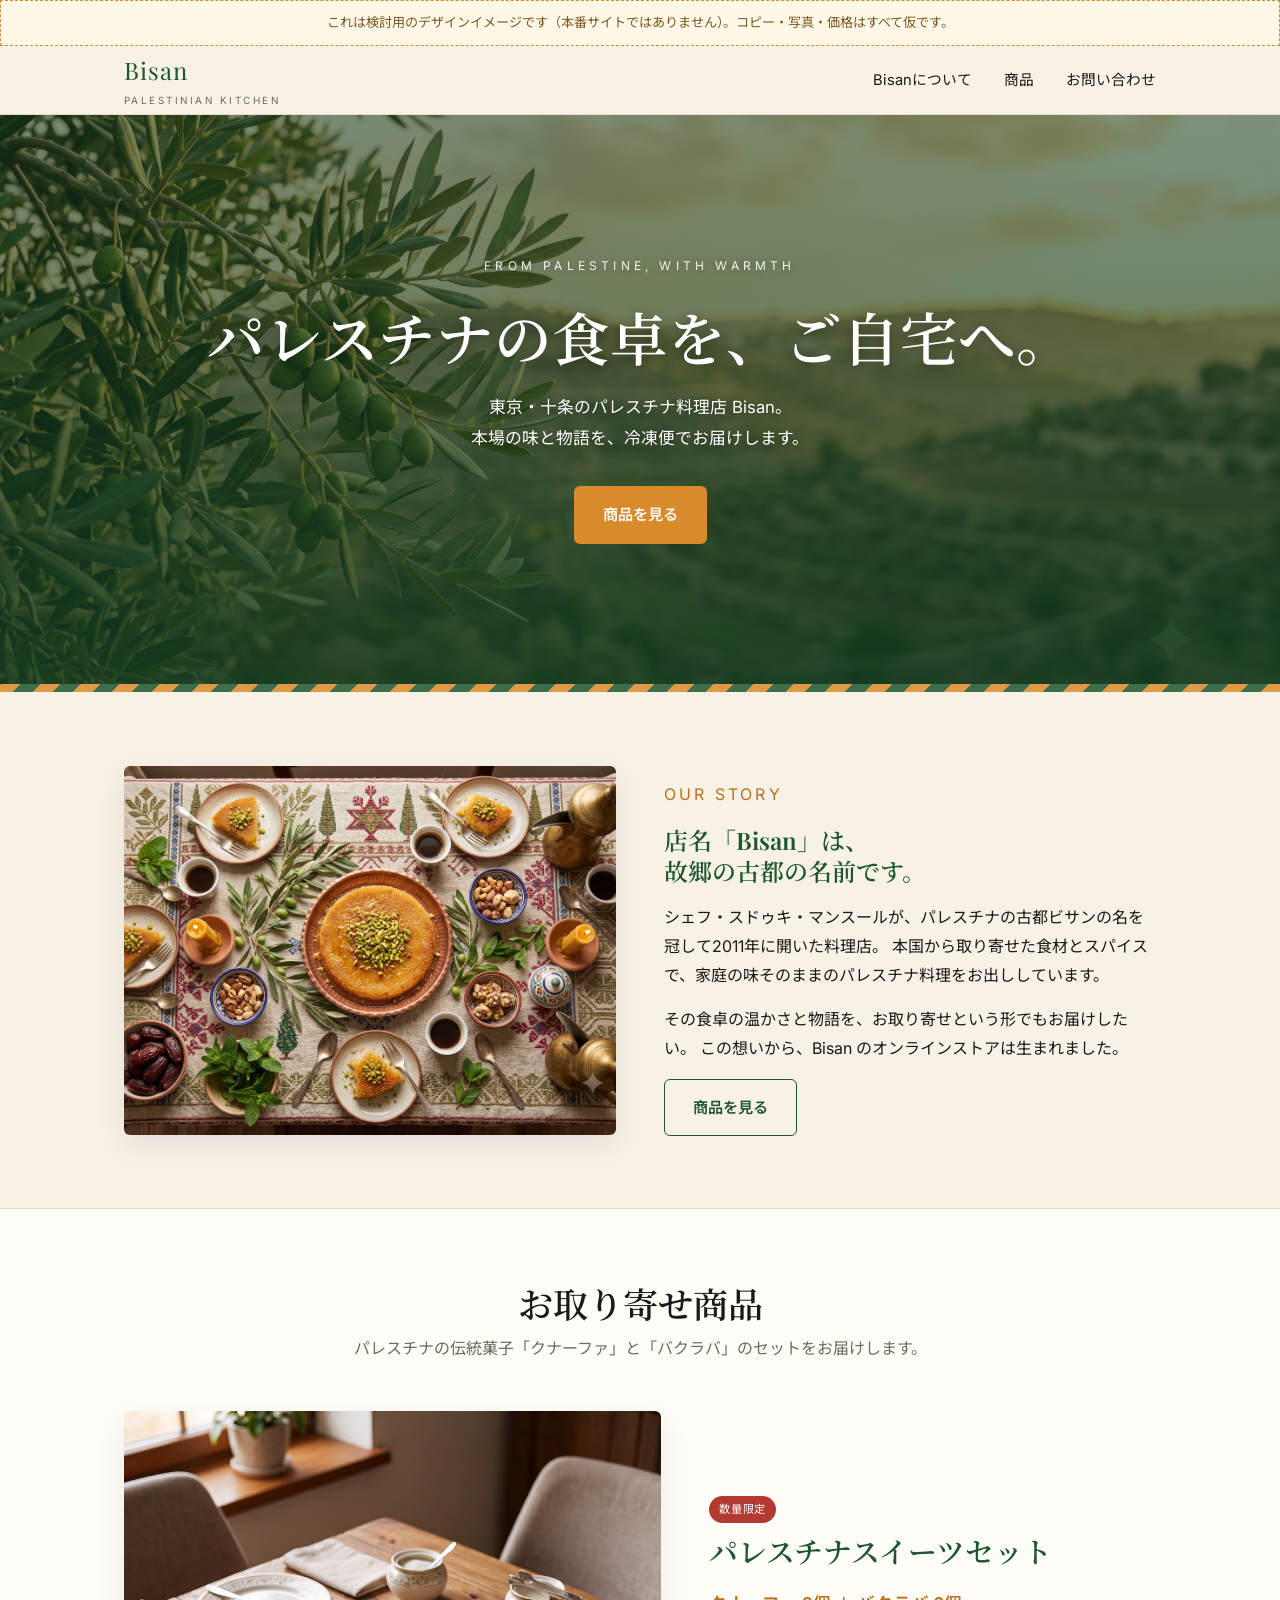
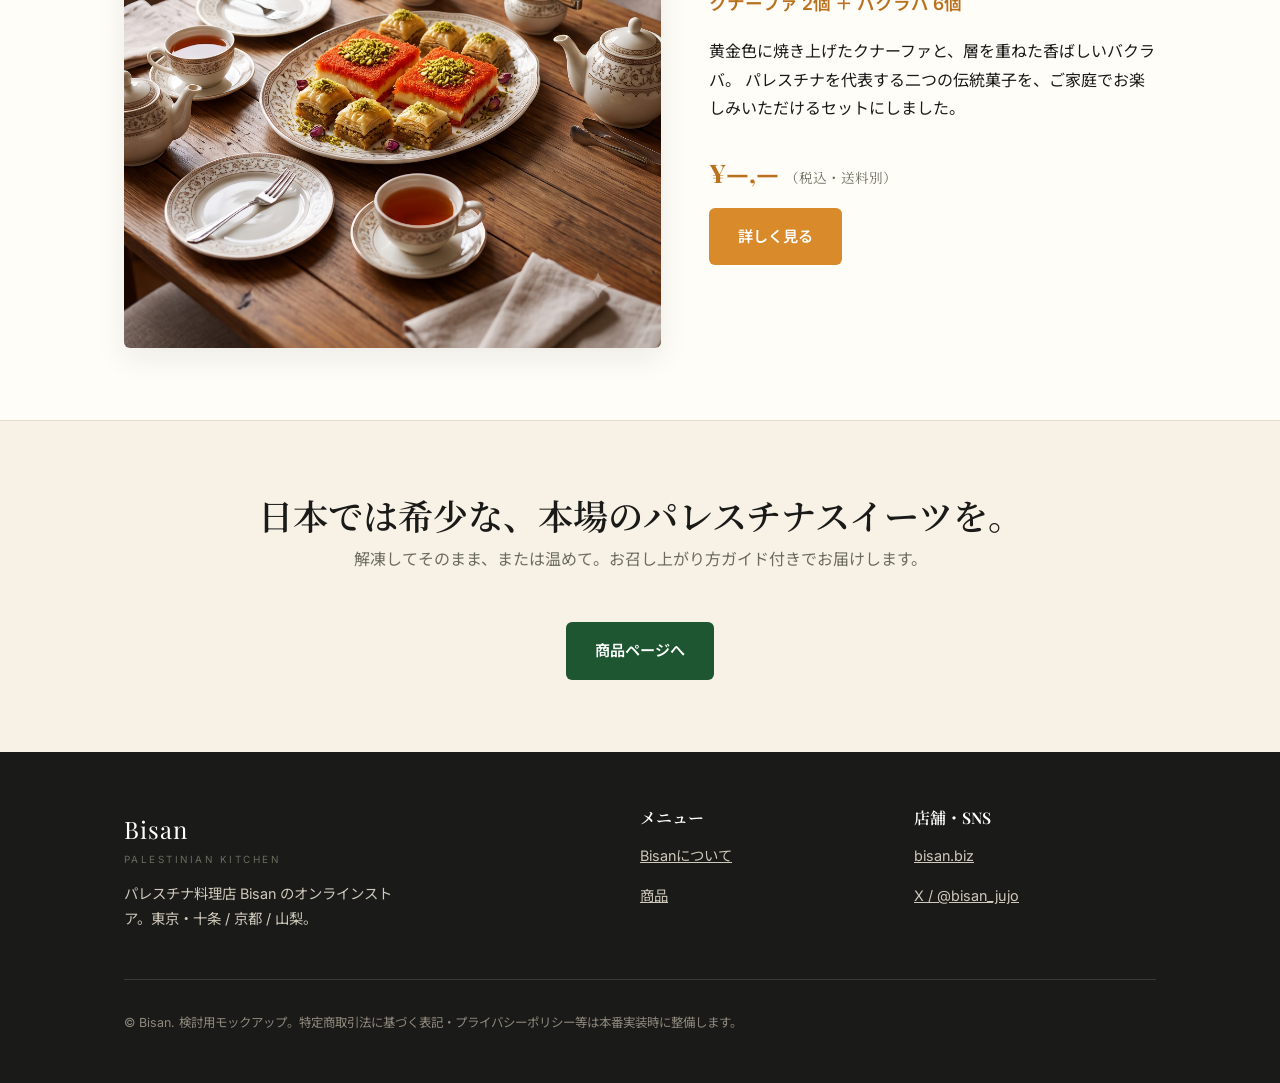
<file: design/mockups/index.html>
<!DOCTYPE html>
<html lang="ja">
<head>
  <meta charset="UTF-8" />
  <meta name="viewport" content="width=device-width, initial-scale=1.0" />
  <title>Bisan — パレスチナの食卓を、ご自宅へ</title>
  <meta name="description" content="東京・十条発のパレスチナ料理店 Bisan。伝統菓子クナーファとバクラバのセットを冷凍お取り寄せ。" />
  <link rel="preconnect" href="https://fonts.googleapis.com" />
  <link rel="preconnect" href="https://fonts.gstatic.com" crossorigin />
  <link href="https://fonts.googleapis.com/css2?family=Inter:wght@400;600&family=Noto+Sans+JP:wght@400;500;700&family=Noto+Serif+JP:wght@500;600&family=Playfair+Display:wght@500;600&display=swap" rel="stylesheet" />
  <link rel="stylesheet" href="assets/css/styles.css" />
</head>
<body>
  <!-- 検討用モックである旨の注記（本番では削除） -->
  <div class="disclaimer">これは検討用のデザインイメージです（本番サイトではありません）。コピー・写真・価格はすべて仮です。</div>

  <header class="site-header">
    <div class="container">
      <a class="brand" href="index.html">Bisan<small>Palestinian Kitchen</small></a>
      <nav class="nav">
        <a href="#story">Bisanについて</a>
        <a href="#product">商品</a>
        <a href="#contact">お問い合わせ</a>
      </nav>
    </div>
  </header>

  <!-- Hero -->
  <section class="hero">
    <p class="eyebrow">From Palestine, with warmth</p>
    <h1>パレスチナの食卓を、ご自宅へ。</h1>
    <p>東京・十条のパレスチナ料理店 Bisan。<br />本場の味と物語を、冷凍便でお届けします。</p>
    <a class="btn btn-gold" href="#product">商品を見る</a>
  </section>
  <div class="pattern-strip"></div>

  <!-- Story -->
  <section id="story">
    <div class="container">
      <div class="story">
        <div class="visual" aria-hidden="true"></div>
        <div>
          <p class="eyebrow" style="color:var(--color-gold-dark);letter-spacing:.2em;">OUR STORY</p>
          <h2>店名「Bisan」は、<br />故郷の古都の名前です。</h2>
          <p>シェフ・スドゥキ・マンスールが、パレスチナの古都ビサンの名を冠して2011年に開いた料理店。
             本国から取り寄せた食材とスパイスで、家庭の味そのままのパレスチナ料理をお出ししています。</p>
          <p>その食卓の温かさと物語を、お取り寄せという形でもお届けしたい。
             この想いから、Bisan のオンラインストアは生まれました。</p>
          <a class="btn btn-outline" href="#product">商品を見る</a>
        </div>
      </div>
    </div>
  </section>

  <!-- Product (単一商品) -->
  <section id="product" style="background:var(--color-surface);border-block:1px solid var(--color-line);">
    <div class="container">
      <h2 class="section-title">お取り寄せ商品</h2>
      <p class="section-lead">パレスチナの伝統菓子「クナーファ」と「バクラバ」のセットをお届けします。</p>

      <div class="product-hero">
        <div class="product-hero-gallery">
          <img src="assets/img/prod01.png" alt="パレスチナスイーツセット - テーブルセッティング" class="product-hero-img" />
        </div>
        <div class="product-hero-info">
          <span class="badge">数量限定</span>
          <h3>パレスチナスイーツセット</h3>
          <p class="product-subtitle">クナーファ 2個 ＋ バクラバ 6個</p>
          <p>黄金色に焼き上げたクナーファと、層を重ねた香ばしいバクラバ。
             パレスチナを代表する二つの伝統菓子を、ご家庭でお楽しみいただけるセットにしました。</p>
          <p class="price-lg">¥—,— <span class="price-note">（税込・送料別）</span></p>
          <a class="btn btn-gold" href="product.html">詳しく見る</a>
        </div>
      </div>
    </div>
  </section>

  <!-- CTA -->
  <section style="text-align:center;">
    <div class="container">
      <h2 class="section-title">日本では希少な、本場のパレスチナスイーツを。</h2>
      <p class="section-lead">解凍してそのまま、または温めて。お召し上がり方ガイド付きでお届けします。</p>
      <a class="btn btn-primary" href="product.html">商品ページへ</a>
    </div>
  </section>

  <!-- Footer -->
  <footer class="site-footer" id="contact">
    <div class="container">
      <div class="cols">
        <div>
          <a class="brand" href="index.html">Bisan<small>Palestinian Kitchen</small></a>
          <p style="margin-top:12px;max-width:32ch;">パレスチナ料理店 Bisan のオンラインストア。東京・十条 / 京都 / 山梨。</p>
        </div>
        <div>
          <h3 style="font-size:1rem;color:#fff;">メニュー</h3>
          <p><a href="#story">Bisanについて</a></p>
          <p><a href="#product">商品</a></p>
        </div>
        <div>
          <h3 style="font-size:1rem;color:#fff;">店舗・SNS</h3>
          <p><a href="https://bisan.biz" target="_blank" rel="noopener">bisan.biz</a></p>
          <p><a href="https://twitter.com/bisan_jujo" target="_blank" rel="noopener">X / @bisan_jujo</a></p>
        </div>
      </div>
      <div class="legal">
        <p>© Bisan. 検討用モックアップ。特定商取引法に基づく表記・プライバシーポリシー等は本番実装時に整備します。</p>
      </div>
    </div>
  </footer>
</body>
</html>
</file>
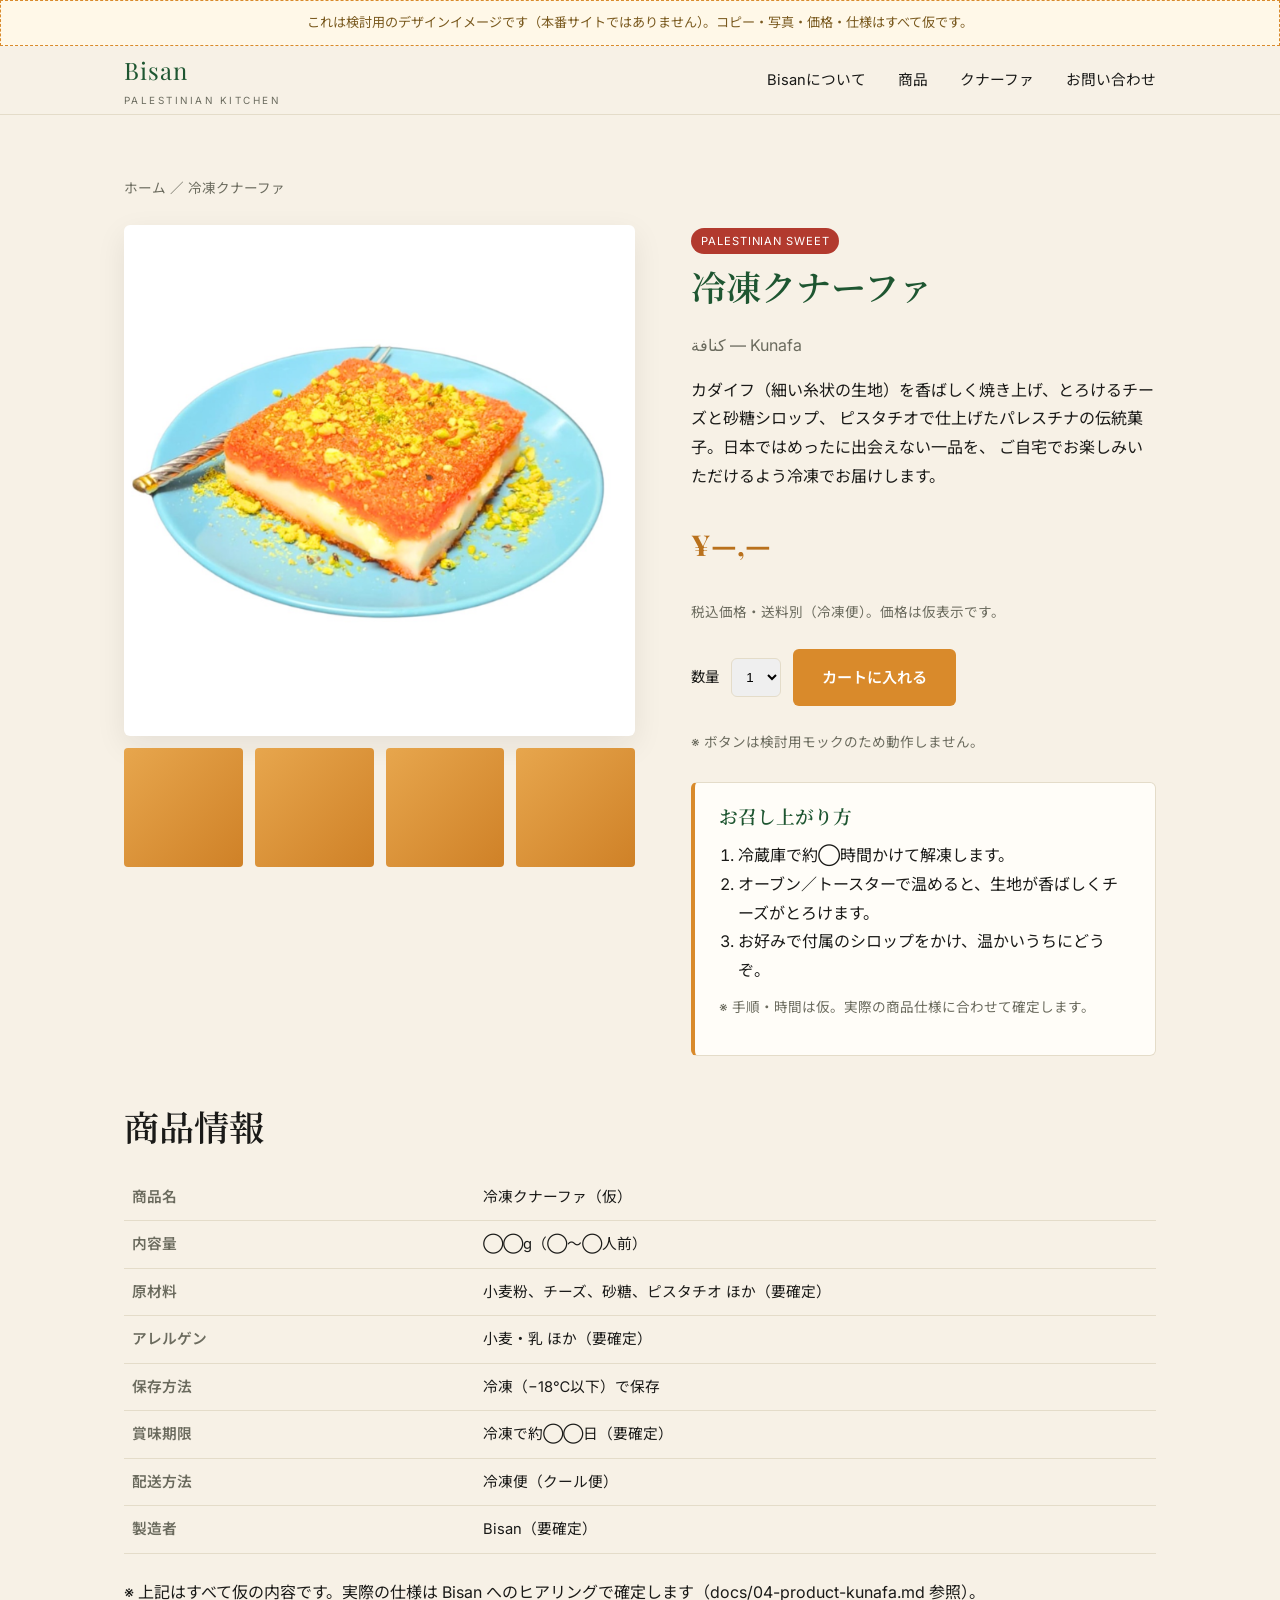
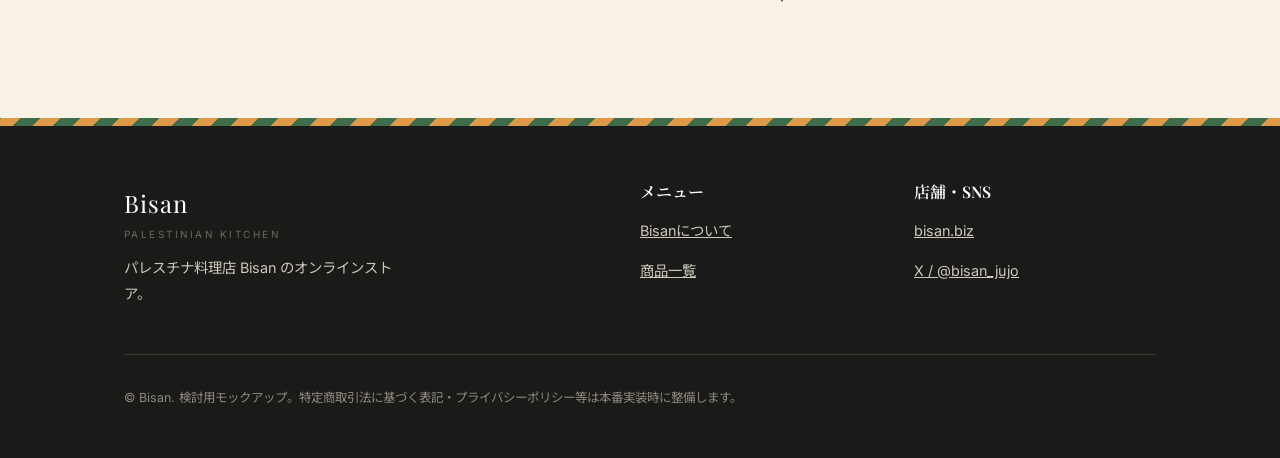
<file: design/mockups/product-kunafa.html>
<!DOCTYPE html>
<html lang="ja">
<head>
  <meta charset="UTF-8" />
  <meta name="viewport" content="width=device-width, initial-scale=1.0" />
  <title>冷凍クナーファ — Bisan</title>
  <meta name="description" content="パレスチナの伝統菓子クナーファの冷凍お取り寄せ。Bisan オンラインストア。" />
  <link rel="preconnect" href="https://fonts.googleapis.com" />
  <link rel="preconnect" href="https://fonts.gstatic.com" crossorigin />
  <link href="https://fonts.googleapis.com/css2?family=Inter:wght@400;600&family=Noto+Sans+JP:wght@400;500;700&family=Noto+Serif+JP:wght@500;600&family=Playfair+Display:wght@500;600&display=swap" rel="stylesheet" />
  <link rel="stylesheet" href="assets/css/styles.css" />
</head>
<body>
  <div class="disclaimer">これは検討用のデザインイメージです（本番サイトではありません）。コピー・写真・価格・仕様はすべて仮です。</div>

  <header class="site-header">
    <div class="container">
      <a class="brand" href="index.html">Bisan<small>Palestinian Kitchen</small></a>
      <nav class="nav">
        <a href="index.html#story">Bisanについて</a>
        <a href="index.html#products">商品</a>
        <a href="product-kunafa.html">クナーファ</a>
        <a href="index.html#contact">お問い合わせ</a>
      </nav>
    </div>
  </header>

  <main class="container" style="padding-block:48px;">
    <p style="font-size:.85rem;color:var(--color-muted);margin-bottom:24px;">
      <a href="index.html" style="text-decoration:none;">ホーム</a> ／ 冷凍クナーファ
    </p>

    <div class="product">
      <!-- Gallery -->
      <div class="gallery">
        <div class="main" style="background:url('assets/img/1243クナーファ.png') center/contain no-repeat #fff;"></div>
        <div class="thumbs" aria-hidden="true">
          <span></span><span></span><span></span><span></span>
        </div>
      </div>

      <!-- Info -->
      <div>
        <span class="badge">PALESTINIAN SWEET</span>
        <h1>冷凍クナーファ</h1>
        <p style="color:var(--color-muted);">كنافة — Kunafa</p>
        <p>カダイフ（細い糸状の生地）を香ばしく焼き上げ、とろけるチーズと砂糖シロップ、
           ピスタチオで仕上げたパレスチナの伝統菓子。日本ではめったに出会えない一品を、
           ご自宅でお楽しみいただけるよう冷凍でお届けします。</p>

        <p class="price-lg">¥—,—</p>
        <p class="note">税込価格・送料別（冷凍便）。価格は仮表示です。</p>

        <div style="display:flex;gap:12px;align-items:center;margin:24px 0;">
          <label for="qty" style="font-size:.9rem;">数量</label>
          <select id="qty" style="padding:10px;border:1px solid var(--color-line);border-radius:var(--radius);">
            <option>1</option><option>2</option><option>3</option>
          </select>
          <a class="btn btn-gold" href="#" onclick="return false;">カートに入れる</a>
        </div>
        <p class="note">※ ボタンは検討用モックのため動作しません。</p>

        <!-- 解凍・温め方ガイド -->
        <div class="howto">
          <h3>お召し上がり方</h3>
          <ol>
            <li>冷蔵庫で約◯時間かけて解凍します。</li>
            <li>オーブン／トースターで温めると、生地が香ばしくチーズがとろけます。</li>
            <li>お好みで付属のシロップをかけ、温かいうちにどうぞ。</li>
          </ol>
          <p class="note" style="margin-top:10px;">※ 手順・時間は仮。実際の商品仕様に合わせて確定します。</p>
        </div>
      </div>
    </div>

    <!-- Spec -->
    <section style="padding-block:48px;">
      <h2 class="section-title" style="text-align:left;">商品情報</h2>
      <table class="spec">
        <tr><th>商品名</th><td>冷凍クナーファ（仮）</td></tr>
        <tr><th>内容量</th><td>◯◯g（◯〜◯人前）</td></tr>
        <tr><th>原材料</th><td>小麦粉、チーズ、砂糖、ピスタチオ ほか（要確定）</td></tr>
        <tr><th>アレルゲン</th><td>小麦・乳 ほか（要確定）</td></tr>
        <tr><th>保存方法</th><td>冷凍（−18℃以下）で保存</td></tr>
        <tr><th>賞味期限</th><td>冷凍で約◯◯日（要確定）</td></tr>
        <tr><th>配送方法</th><td>冷凍便（クール便）</td></tr>
        <tr><th>製造者</th><td>Bisan（要確定）</td></tr>
      </table>
      <p class="note">※ 上記はすべて仮の内容です。実際の仕様は Bisan へのヒアリングで確定します（docs/04-product-kunafa.md 参照）。</p>
    </section>
  </main>

  <div class="pattern-strip"></div>
  <footer class="site-footer">
    <div class="container">
      <div class="cols">
        <div>
          <a class="brand" href="index.html">Bisan<small>Palestinian Kitchen</small></a>
          <p style="margin-top:12px;max-width:32ch;">パレスチナ料理店 Bisan のオンラインストア。</p>
        </div>
        <div>
          <h3 style="font-size:1rem;color:#fff;">メニュー</h3>
          <p><a href="index.html#story">Bisanについて</a></p>
          <p><a href="index.html#products">商品一覧</a></p>
        </div>
        <div>
          <h3 style="font-size:1rem;color:#fff;">店舗・SNS</h3>
          <p><a href="https://bisan.biz" target="_blank" rel="noopener">bisan.biz</a></p>
          <p><a href="https://twitter.com/bisan_jujo" target="_blank" rel="noopener">X / @bisan_jujo</a></p>
        </div>
      </div>
      <div class="legal">
        <p>© Bisan. 検討用モックアップ。特定商取引法に基づく表記・プライバシーポリシー等は本番実装時に整備します。</p>
      </div>
    </div>
  </footer>
</body>
</html>
</file>
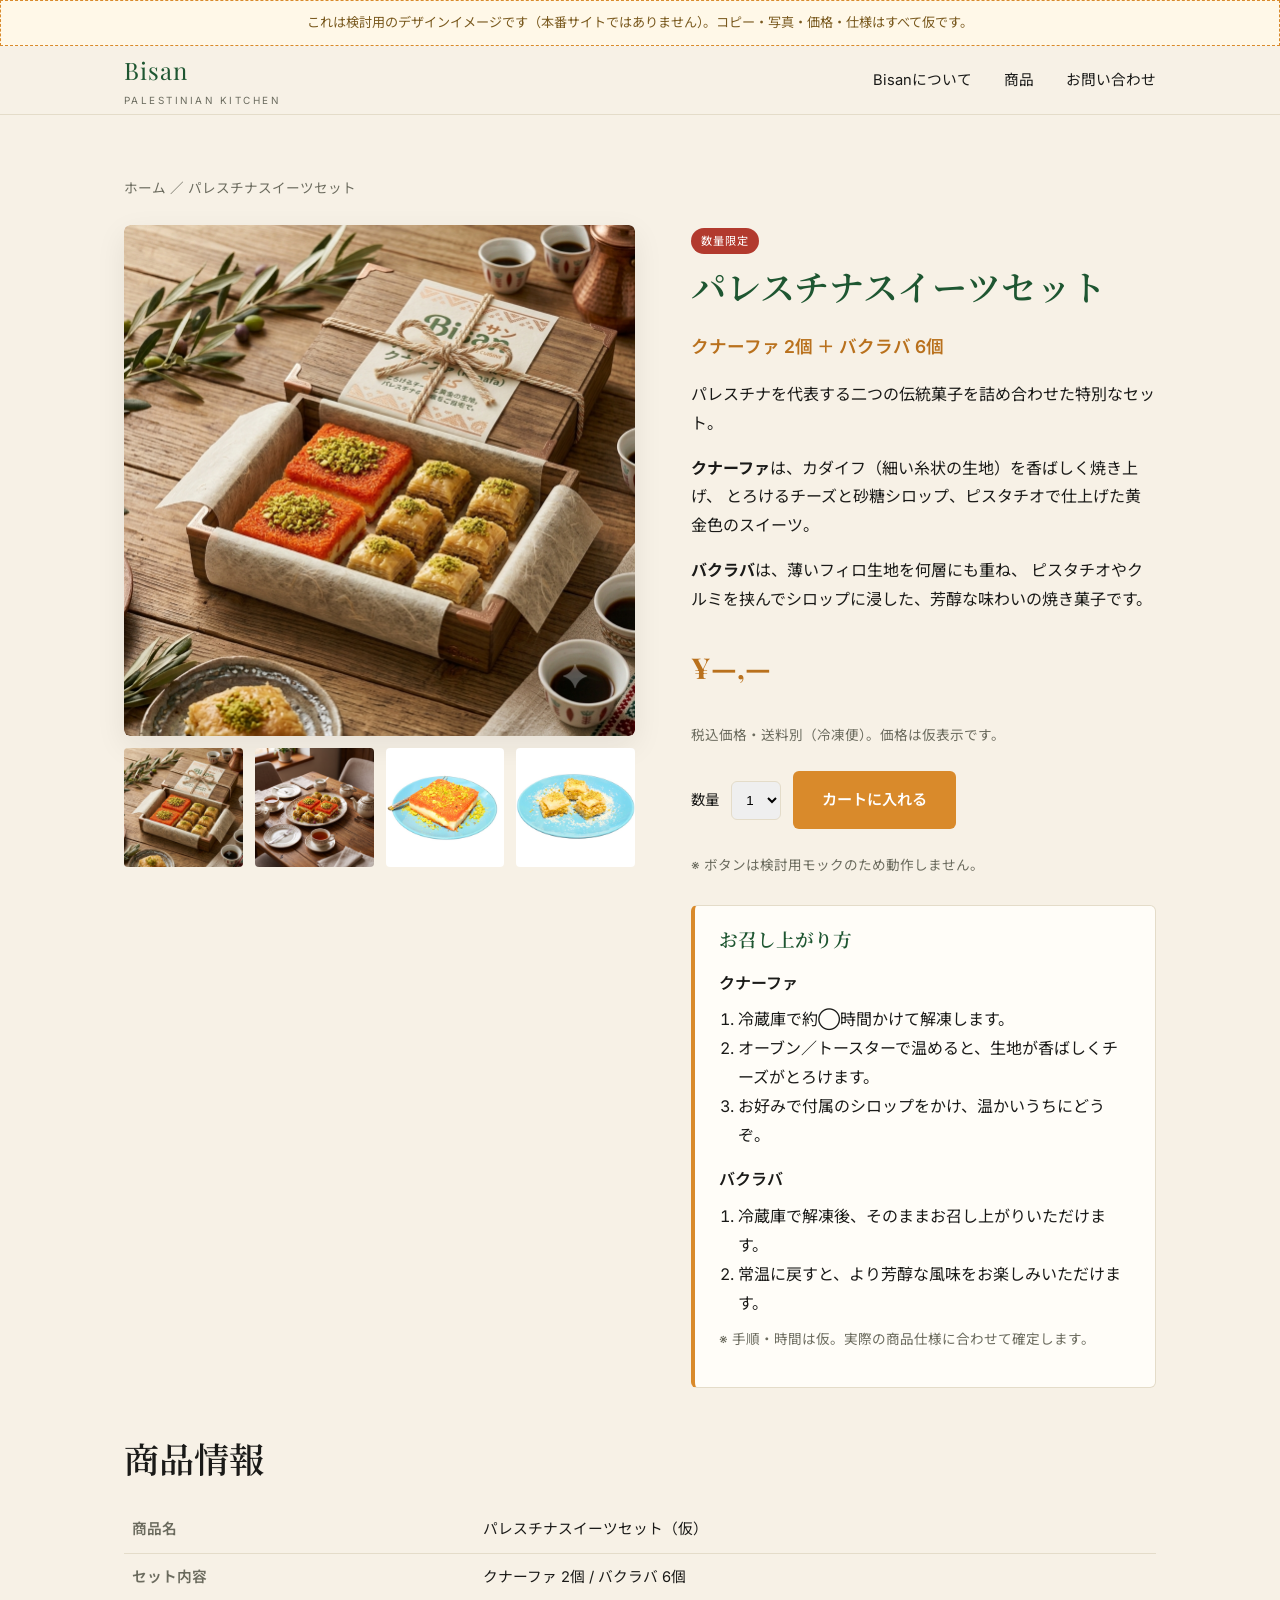
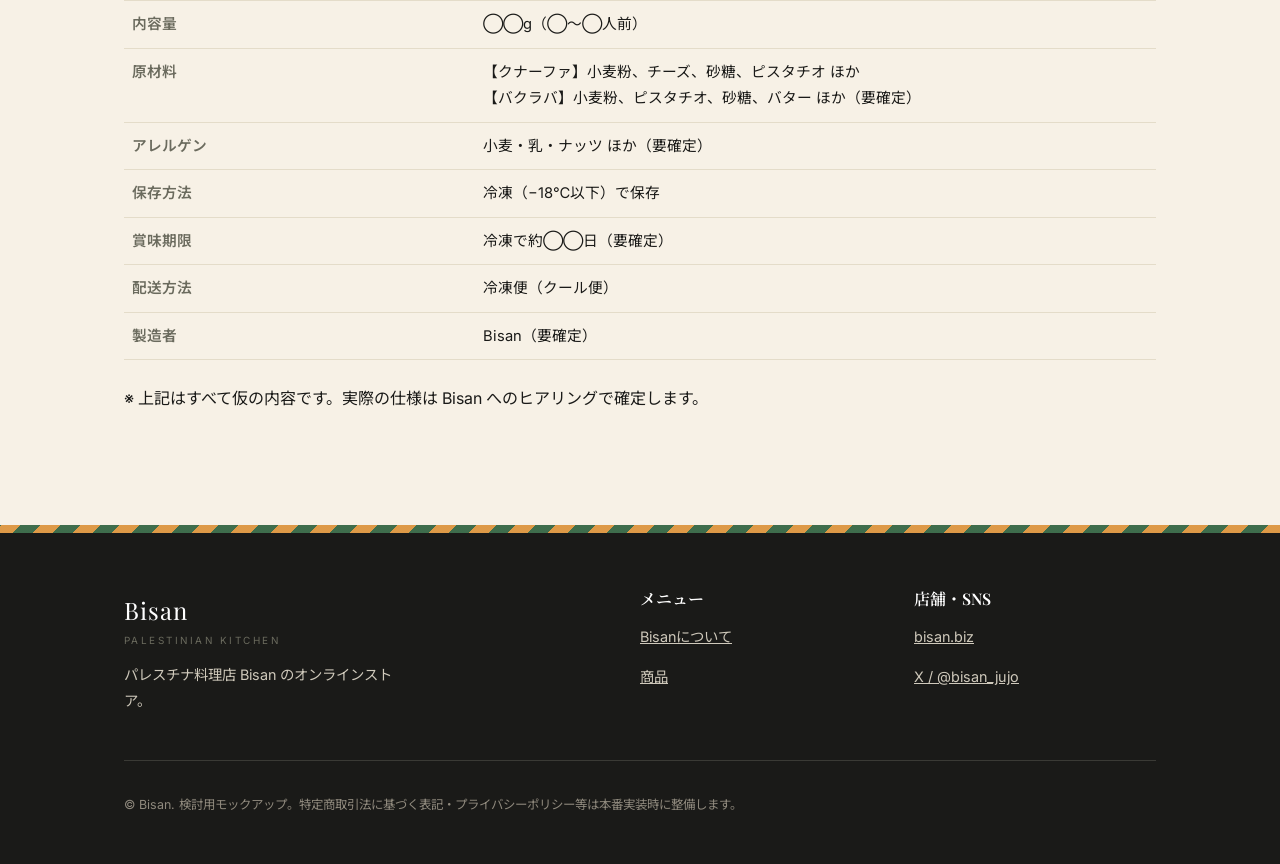
<file: design/mockups/product.html>
<!DOCTYPE html>
<html lang="ja">
<head>
  <meta charset="UTF-8" />
  <meta name="viewport" content="width=device-width, initial-scale=1.0" />
  <title>パレスチナスイーツセット — Bisan</title>
  <meta name="description" content="クナーファ2個とバクラバ6個のセット。パレスチナの伝統菓子を冷凍お取り寄せ。Bisan オンラインストア。" />
  <link rel="preconnect" href="https://fonts.googleapis.com" />
  <link rel="preconnect" href="https://fonts.gstatic.com" crossorigin />
  <link href="https://fonts.googleapis.com/css2?family=Inter:wght@400;600&family=Noto+Sans+JP:wght@400;500;700&family=Noto+Serif+JP:wght@500;600&family=Playfair+Display:wght@500;600&display=swap" rel="stylesheet" />
  <link rel="stylesheet" href="assets/css/styles.css" />
</head>
<body>
  <div class="disclaimer">これは検討用のデザインイメージです（本番サイトではありません）。コピー・写真・価格・仕様はすべて仮です。</div>

  <header class="site-header">
    <div class="container">
      <a class="brand" href="index.html">Bisan<small>Palestinian Kitchen</small></a>
      <nav class="nav">
        <a href="index.html#story">Bisanについて</a>
        <a href="index.html#product">商品</a>
        <a href="index.html#contact">お問い合わせ</a>
      </nav>
    </div>
  </header>

  <main class="container" style="padding-block:48px;">
    <p style="font-size:.85rem;color:var(--color-muted);margin-bottom:24px;">
      <a href="index.html" style="text-decoration:none;">ホーム</a> ／ パレスチナスイーツセット
    </p>

    <div class="product">
      <!-- Gallery -->
      <div class="gallery">
        <div class="main">
          <img src="assets/img/prod02.png" alt="パレスチナスイーツセット - ギフトボックス" style="width:100%;height:100%;object-fit:cover;border-radius:var(--radius);" />
        </div>
        <div class="thumbs">
          <span style="background:url('assets/img/prod02.png') center/cover no-repeat;"></span>
          <span style="background:url('assets/img/prod01.png') center/cover no-repeat;"></span>
          <span style="background:url('assets/img/1243クナーファ.png') center/cover no-repeat;"></span>
          <span style="background:url('assets/img/1244バクラバ.png') center/cover no-repeat;"></span>
        </div>
      </div>

      <!-- Info -->
      <div>
        <span class="badge">数量限定</span>
        <h1>パレスチナスイーツセット</h1>
        <p class="product-subtitle">クナーファ 2個 ＋ バクラバ 6個</p>
        <p>パレスチナを代表する二つの伝統菓子を詰め合わせた特別なセット。</p>
        <p><strong>クナーファ</strong>は、カダイフ（細い糸状の生地）を香ばしく焼き上げ、
           とろけるチーズと砂糖シロップ、ピスタチオで仕上げた黄金色のスイーツ。</p>
        <p><strong>バクラバ</strong>は、薄いフィロ生地を何層にも重ね、
           ピスタチオやクルミを挟んでシロップに浸した、芳醇な味わいの焼き菓子です。</p>

        <p class="price-lg">¥—,—</p>
        <p class="note">税込価格・送料別（冷凍便）。価格は仮表示です。</p>

        <div style="display:flex;gap:12px;align-items:center;margin:24px 0;">
          <label for="qty" style="font-size:.9rem;">数量</label>
          <select id="qty" style="padding:10px;border:1px solid var(--color-line);border-radius:var(--radius);">
            <option>1</option><option>2</option><option>3</option>
          </select>
          <a class="btn btn-gold" href="#" onclick="return false;">カートに入れる</a>
        </div>
        <p class="note">※ ボタンは検討用モックのため動作しません。</p>

        <!-- 解凍・温め方ガイド -->
        <div class="howto">
          <h3>お召し上がり方</h3>
          <p style="font-weight:600;margin-bottom:8px;">クナーファ</p>
          <ol>
            <li>冷蔵庫で約◯時間かけて解凍します。</li>
            <li>オーブン／トースターで温めると、生地が香ばしくチーズがとろけます。</li>
            <li>お好みで付属のシロップをかけ、温かいうちにどうぞ。</li>
          </ol>
          <p style="font-weight:600;margin:16px 0 8px;">バクラバ</p>
          <ol>
            <li>冷蔵庫で解凍後、そのままお召し上がりいただけます。</li>
            <li>常温に戻すと、より芳醇な風味をお楽しみいただけます。</li>
          </ol>
          <p class="note" style="margin-top:10px;">※ 手順・時間は仮。実際の商品仕様に合わせて確定します。</p>
        </div>
      </div>
    </div>

    <!-- Spec -->
    <section style="padding-block:48px;">
      <h2 class="section-title" style="text-align:left;">商品情報</h2>
      <table class="spec">
        <tr><th>商品名</th><td>パレスチナスイーツセット（仮）</td></tr>
        <tr><th>セット内容</th><td>クナーファ 2個 / バクラバ 6個</td></tr>
        <tr><th>内容量</th><td>◯◯g（◯〜◯人前）</td></tr>
        <tr><th>原材料</th><td>【クナーファ】小麦粉、チーズ、砂糖、ピスタチオ ほか<br />【バクラバ】小麦粉、ピスタチオ、砂糖、バター ほか（要確定）</td></tr>
        <tr><th>アレルゲン</th><td>小麦・乳・ナッツ ほか（要確定）</td></tr>
        <tr><th>保存方法</th><td>冷凍（−18℃以下）で保存</td></tr>
        <tr><th>賞味期限</th><td>冷凍で約◯◯日（要確定）</td></tr>
        <tr><th>配送方法</th><td>冷凍便（クール便）</td></tr>
        <tr><th>製造者</th><td>Bisan（要確定）</td></tr>
      </table>
      <p class="note">※ 上記はすべて仮の内容です。実際の仕様は Bisan へのヒアリングで確定します。</p>
    </section>
  </main>

  <div class="pattern-strip"></div>
  <footer class="site-footer">
    <div class="container">
      <div class="cols">
        <div>
          <a class="brand" href="index.html">Bisan<small>Palestinian Kitchen</small></a>
          <p style="margin-top:12px;max-width:32ch;">パレスチナ料理店 Bisan のオンラインストア。</p>
        </div>
        <div>
          <h3 style="font-size:1rem;color:#fff;">メニュー</h3>
          <p><a href="index.html#story">Bisanについて</a></p>
          <p><a href="index.html#product">商品</a></p>
        </div>
        <div>
          <h3 style="font-size:1rem;color:#fff;">店舗・SNS</h3>
          <p><a href="https://bisan.biz" target="_blank" rel="noopener">bisan.biz</a></p>
          <p><a href="https://twitter.com/bisan_jujo" target="_blank" rel="noopener">X / @bisan_jujo</a></p>
        </div>
      </div>
      <div class="legal">
        <p>© Bisan. 検討用モックアップ。特定商取引法に基づく表記・プライバシーポリシー等は本番実装時に整備します。</p>
      </div>
    </div>
  </footer>
</body>
</html>
</file>
<file: design/mockups/assets/css/styles.css>
/* =========================================================
   Bisan EC — Mockup Styles (検討用)
   トンマナ: docs/02-tone-and-manner.md を反映
   ========================================================= */

:root {
  /* Colors */
  --color-primary:  #1E5631; /* Olive / Palestine Green */
  --color-primary-dark: #143d22;
  --color-ink:      #1A1A18; /* Olive Black */
  --color-base:     #F7F1E6; /* Warm Cream */
  --color-surface:  #FFFDF8; /* カード等の面 */
  --color-gold:     #D98A2B; /* Kunafa Gold */
  --color-gold-dark:#b9711d;
  --color-red:      #B23A2E; /* Palestine Red (差し色) */
  --color-pistachio:#7BA05B; /* Pistachio */
  --color-muted:    #6b6b5e;
  --color-line:     #e4dcc9;

  /* Typography */
  --font-serif: "Playfair Display", "Noto Serif JP", "Yu Mincho", serif;
  --font-sans:  "Inter", "Noto Sans JP", "Hiragino Kaku Gothic ProN", sans-serif;

  /* Layout */
  --maxw: 1080px;
  --radius: 6px;
  --shadow: 0 10px 30px rgba(26, 26, 24, 0.08);
}

* { box-sizing: border-box; }

html { scroll-behavior: smooth; }

body {
  margin: 0;
  font-family: var(--font-sans);
  color: var(--color-ink);
  background: var(--color-base);
  line-height: 1.8;
  -webkit-font-smoothing: antialiased;
}

h1, h2, h3 {
  font-family: var(--font-serif);
  font-weight: 600;
  line-height: 1.3;
  margin: 0 0 0.6em;
}

a { color: inherit; }

img { max-width: 100%; display: block; }

.container {
  max-width: var(--maxw);
  margin: 0 auto;
  padding: 0 24px;
}

/* ---------- Header ---------- */
.site-header {
  position: sticky;
  top: 0;
  z-index: 50;
  background: rgba(247, 241, 230, 0.92);
  backdrop-filter: blur(6px);
  border-bottom: 1px solid var(--color-line);
}
.site-header .container {
  display: flex;
  align-items: center;
  justify-content: space-between;
  height: 68px;
}
.brand {
  font-family: var(--font-serif);
  font-size: 1.5rem;
  letter-spacing: 0.04em;
  color: var(--color-primary);
  text-decoration: none;
}
.brand small {
  display: block;
  font-family: var(--font-sans);
  font-size: 0.62rem;
  letter-spacing: 0.25em;
  color: var(--color-muted);
  text-transform: uppercase;
}
.nav a {
  margin-left: 28px;
  text-decoration: none;
  font-size: 0.92rem;
  color: var(--color-ink);
}
.nav a:hover { color: var(--color-gold-dark); }

/* ---------- Buttons ---------- */
.btn {
  display: inline-block;
  padding: 14px 28px;
  border-radius: var(--radius);
  font-size: 0.95rem;
  font-weight: 600;
  text-decoration: none;
  cursor: pointer;
  border: 1px solid transparent;
  transition: transform .12s ease, background .2s ease;
}
.btn:hover { transform: translateY(-1px); }
.btn-primary { background: var(--color-primary); color: #fff; }
.btn-primary:hover { background: var(--color-primary-dark); }
.btn-gold { background: var(--color-gold); color: #fff; }
.btn-gold:hover { background: var(--color-gold-dark); }
.btn-outline {
  background: transparent;
  border-color: var(--color-primary);
  color: var(--color-primary);
}

/* ---------- Hero ----------
   背景画像の差し替え方法:
   assets/img/hero.jpg を置くと自動で背景に表示されます。
   レイヤーは上から「緑スクリム → 下部の暗幕 → 背景写真 → フォールバックの
   グラデーション」の順。画像未配置の間はフォールバックが表示されます。
   別ファイル名にする場合は下の --hero-image を変更してください。 */
.hero {
  --hero-image: url("../img/header.png");
  position: relative;
  color: #fff;
  text-align: center;
  padding: 140px 24px;
  background-image:
    /* 1) 全体にかける深緑のスクリム（文字を読みやすく） */
    linear-gradient(rgba(20,61,34,0.55), rgba(20,61,34,0.72)),
    /* 2) 下部を少し暗くして文字の足元を締める */
    linear-gradient(to bottom, rgba(20,61,34,0) 45%, rgba(20,61,34,0.55) 100%),
    /* 3) 風景の背景写真 */
    var(--hero-image),
    /* 4) 画像が無いときのフォールバック */
    radial-gradient(circle at 30% 30%, #e9a94e 0%, #c9772a 45%, #1E5631 100%);
  background-size: cover, cover, cover, cover;
  background-position: center, center, center, center;
  background-repeat: no-repeat;
  overflow: hidden;
}
.hero .eyebrow {
  font-size: 0.75rem;
  letter-spacing: 0.35em;
  text-transform: uppercase;
  opacity: 0.9;
  text-shadow: 0 1px 8px rgba(0,0,0,0.35);
}
.hero h1 {
  font-size: clamp(2.2rem, 5vw, 3.6rem);
  margin: 0.3em 0;
  color: #fff;
  text-shadow: 0 2px 14px rgba(0,0,0,0.4);
}
.hero p {
  max-width: 560px;
  margin: 0 auto 2em;
  font-size: 1.05rem;
  text-shadow: 0 1px 10px rgba(0,0,0,0.4);
}

/* 幾何学パターンのさりげない装飾 */
.pattern-strip {
  height: 8px;
  background-image: repeating-linear-gradient(
    -45deg,
    var(--color-gold) 0 14px,
    var(--color-primary) 14px 28px
  );
  opacity: 0.85;
}

/* ---------- Sections ---------- */
section { padding: 72px 0; }
.section-title {
  text-align: center;
  font-size: clamp(1.6rem, 3vw, 2.2rem);
  margin-bottom: 0.2em;
}
.section-lead {
  text-align: center;
  color: var(--color-muted);
  max-width: 620px;
  margin: 0 auto 48px;
}

/* ---------- Story ---------- */
.story {
  display: grid;
  grid-template-columns: 1fr 1fr;
  gap: 48px;
  align-items: center;
}
.story .visual {
  aspect-ratio: 4 / 3;
  border-radius: var(--radius);
  background: url("../img/table_create.png") center/cover no-repeat,
              linear-gradient(135deg, #2b6b3e, #1E5631);
  box-shadow: var(--shadow);
}
.story h2 { color: var(--color-primary); }

/* ---------- Product cards ---------- */
.cards {
  display: grid;
  grid-template-columns: repeat(3, 1fr);
  gap: 28px;
}
.card {
  background: var(--color-surface);
  border: 1px solid var(--color-line);
  border-radius: var(--radius);
  overflow: hidden;
  box-shadow: var(--shadow);
}
.card .thumb {
  aspect-ratio: 4 / 3;
  background: linear-gradient(135deg, #f0b35a, #d98a2b);
}
.card .body { padding: 20px 22px 24px; }
.card h3 { margin-bottom: 0.2em; }
.card .price { color: var(--color-gold-dark); font-weight: 700; }
.badge {
  display: inline-block;
  font-size: 0.7rem;
  letter-spacing: 0.08em;
  background: var(--color-red);
  color: #fff;
  padding: 3px 10px;
  border-radius: 999px;
  margin-bottom: 10px;
}

/* ---------- Product hero (単一商品トップ) ---------- */
.product-hero {
  display: grid;
  grid-template-columns: 1.2fr 1fr;
  gap: 48px;
  align-items: center;
}
.product-hero-gallery {
  border-radius: var(--radius);
  overflow: hidden;
  box-shadow: var(--shadow);
}
.product-hero-img {
  width: 100%;
  aspect-ratio: 1 / 1;
  object-fit: cover;
}
.product-hero-info h3 {
  font-size: 1.8rem;
  color: var(--color-primary);
  margin-bottom: 0.2em;
}
.product-subtitle {
  font-size: 1.1rem;
  color: var(--color-gold-dark);
  font-weight: 600;
  margin-bottom: 1em;
}
.product-hero-info .price-lg {
  font-size: 1.6rem;
  color: var(--color-gold-dark);
  font-weight: 700;
  font-family: var(--font-serif);
  margin: 1em 0 0.5em;
}
.product-hero-info .price-note {
  font-size: 0.85rem;
  font-weight: 400;
  color: var(--color-muted);
}

@media (max-width: 820px) {
  .product-hero { grid-template-columns: 1fr; gap: 28px; }
}

/* ---------- Product detail ---------- */
.product {
  display: grid;
  grid-template-columns: 1.1fr 1fr;
  gap: 56px;
  align-items: start;
}
.gallery .main {
  aspect-ratio: 1 / 1;
  border-radius: var(--radius);
  background: var(--color-surface);
  box-shadow: var(--shadow);
  overflow: hidden;
}
.gallery .thumbs {
  display: grid;
  grid-template-columns: repeat(4, 1fr);
  gap: 12px;
  margin-top: 12px;
}
.gallery .thumbs span {
  aspect-ratio: 1 / 1;
  border-radius: 4px;
  background: linear-gradient(135deg, #e7a64d, #cf8127);
}
.product h1 { color: var(--color-primary); font-size: 2.2rem; }
.product .price-lg {
  font-size: 1.8rem;
  color: var(--color-gold-dark);
  font-weight: 700;
  font-family: var(--font-serif);
}
.product .note {
  font-size: 0.85rem;
  color: var(--color-muted);
}
.spec {
  width: 100%;
  border-collapse: collapse;
  margin: 24px 0;
  font-size: 0.92rem;
}
.spec th, .spec td {
  text-align: left;
  padding: 10px 8px;
  border-bottom: 1px solid var(--color-line);
  vertical-align: top;
}
.spec th { width: 34%; color: var(--color-muted); font-weight: 600; }

.howto {
  background: var(--color-surface);
  border: 1px solid var(--color-line);
  border-left: 4px solid var(--color-gold);
  border-radius: var(--radius);
  padding: 22px 24px;
  margin-top: 28px;
}
.howto h3 { color: var(--color-primary); }
.howto ol { margin: 0; padding-left: 1.2em; }

/* ---------- Footer ---------- */
.site-footer {
  background: var(--color-ink);
  color: #cfc9bb;
  padding: 56px 0 36px;
  font-size: 0.9rem;
}
.site-footer .brand { color: #fff; }
.site-footer a { color: #cfc9bb; }
.site-footer .cols {
  display: grid;
  grid-template-columns: 2fr 1fr 1fr;
  gap: 32px;
  margin-bottom: 32px;
}
.site-footer .legal {
  border-top: 1px solid #3a3a35;
  padding-top: 20px;
  font-size: 0.78rem;
  color: #8f897d;
}

.disclaimer {
  background: #fff8e8;
  border: 1px dashed var(--color-gold);
  color: #7a5a1f;
  font-size: 0.82rem;
  text-align: center;
  padding: 10px 16px;
}

/* ---------- Responsive ---------- */
@media (max-width: 820px) {
  .story, .product { grid-template-columns: 1fr; gap: 28px; }
  .cards { grid-template-columns: 1fr; }
  .site-footer .cols { grid-template-columns: 1fr; }
  .nav { display: none; }
}
</file>
